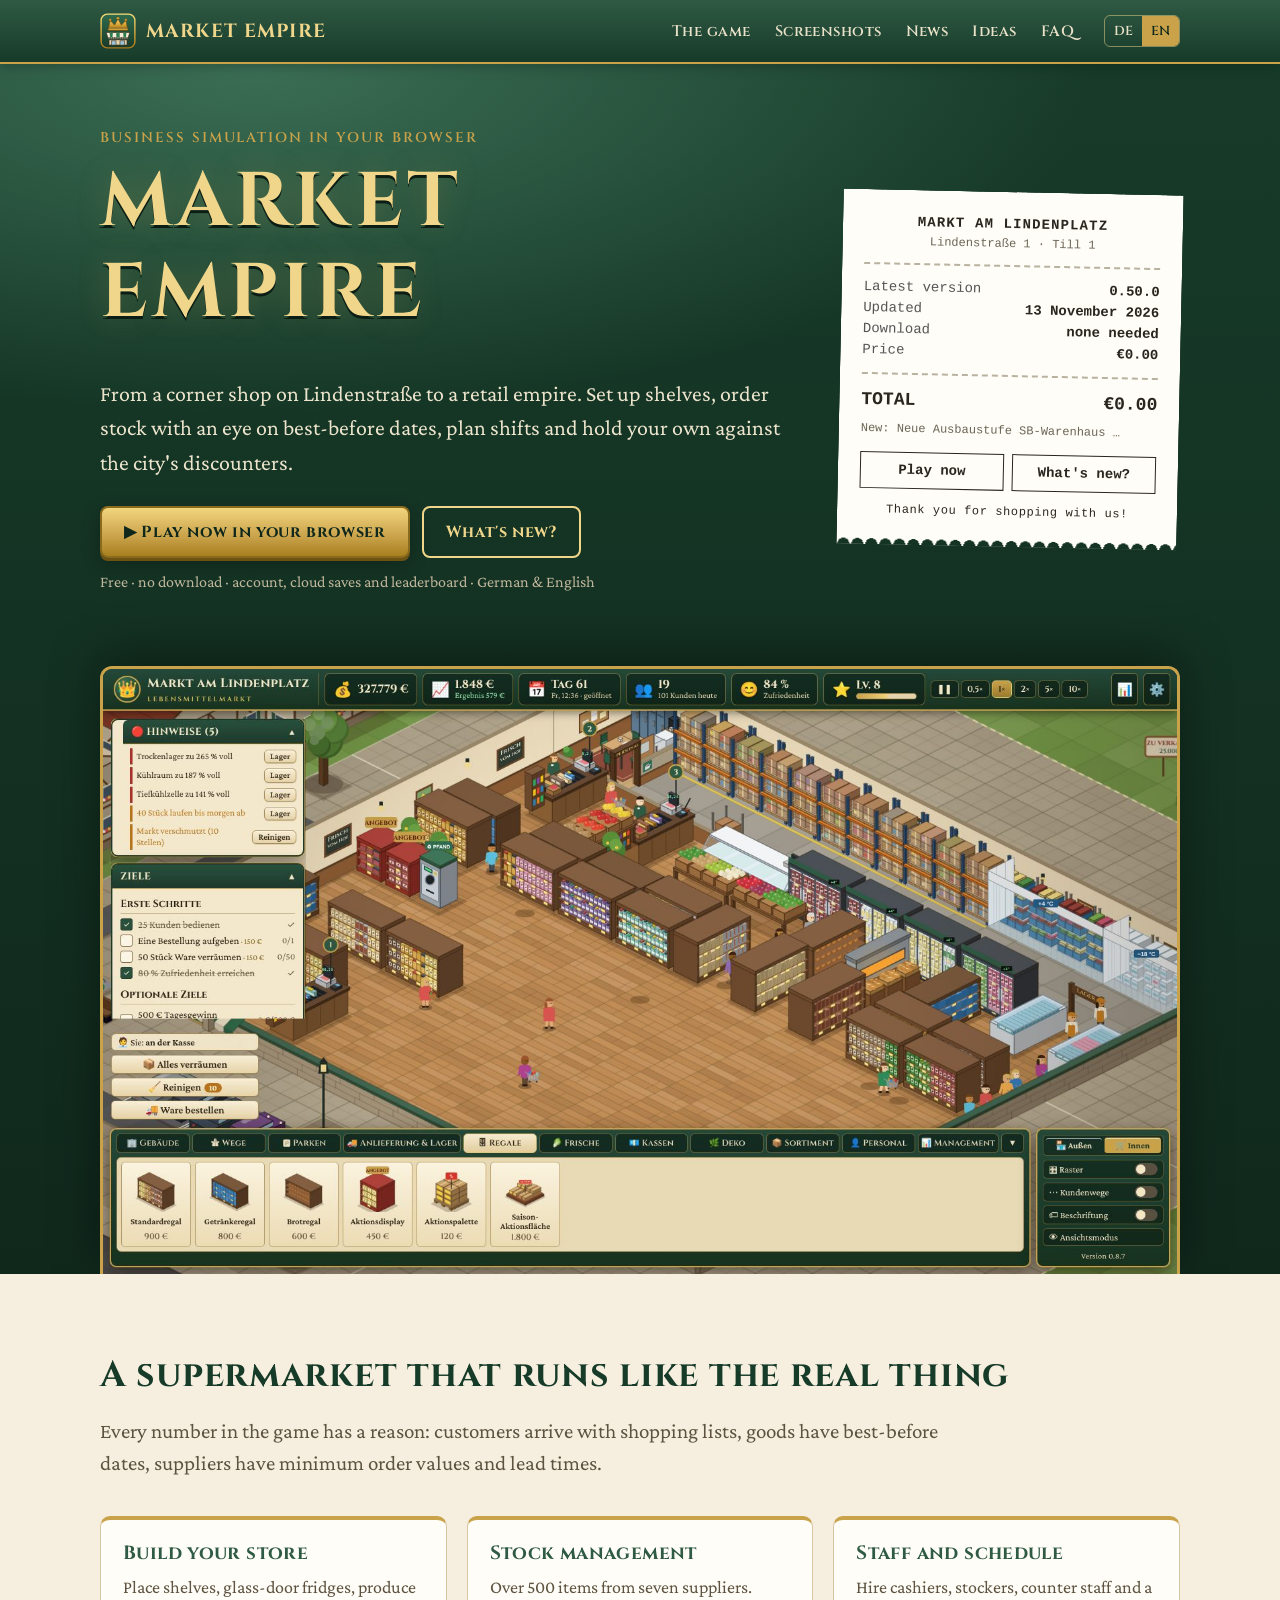
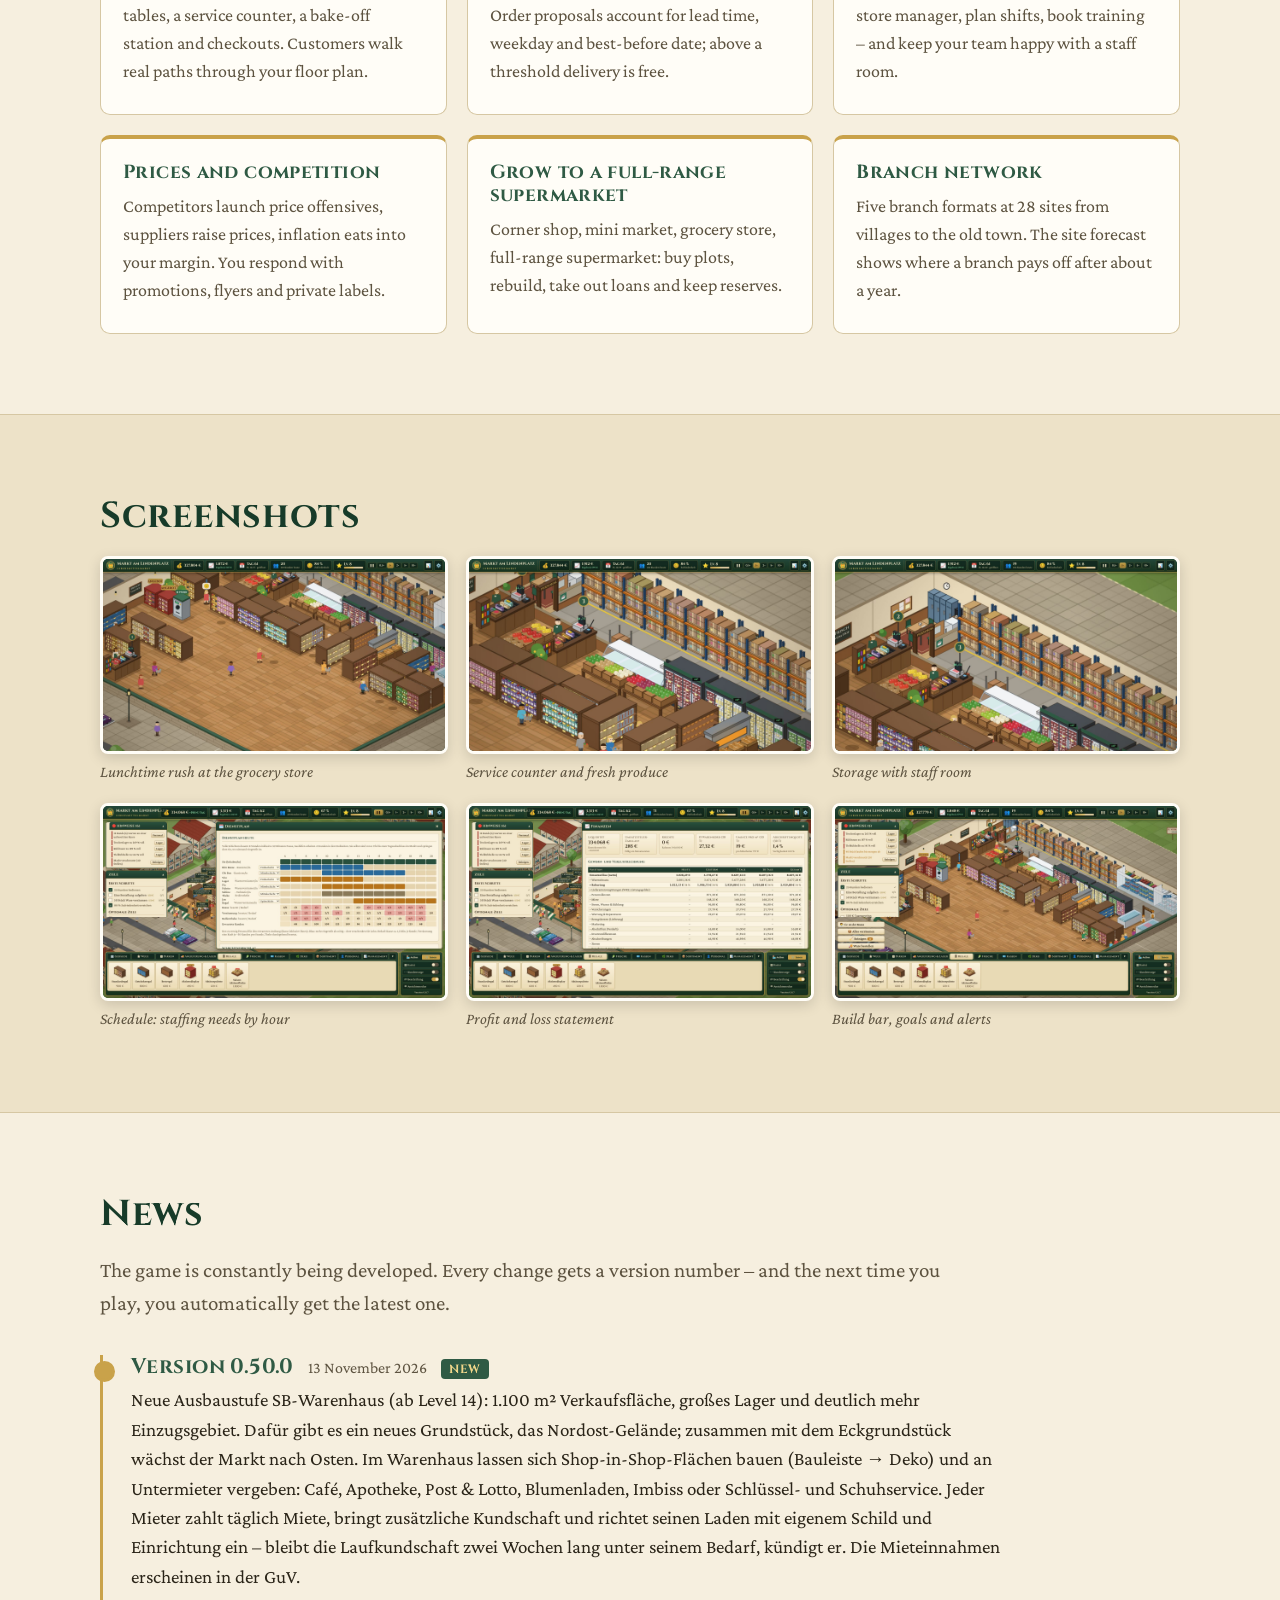
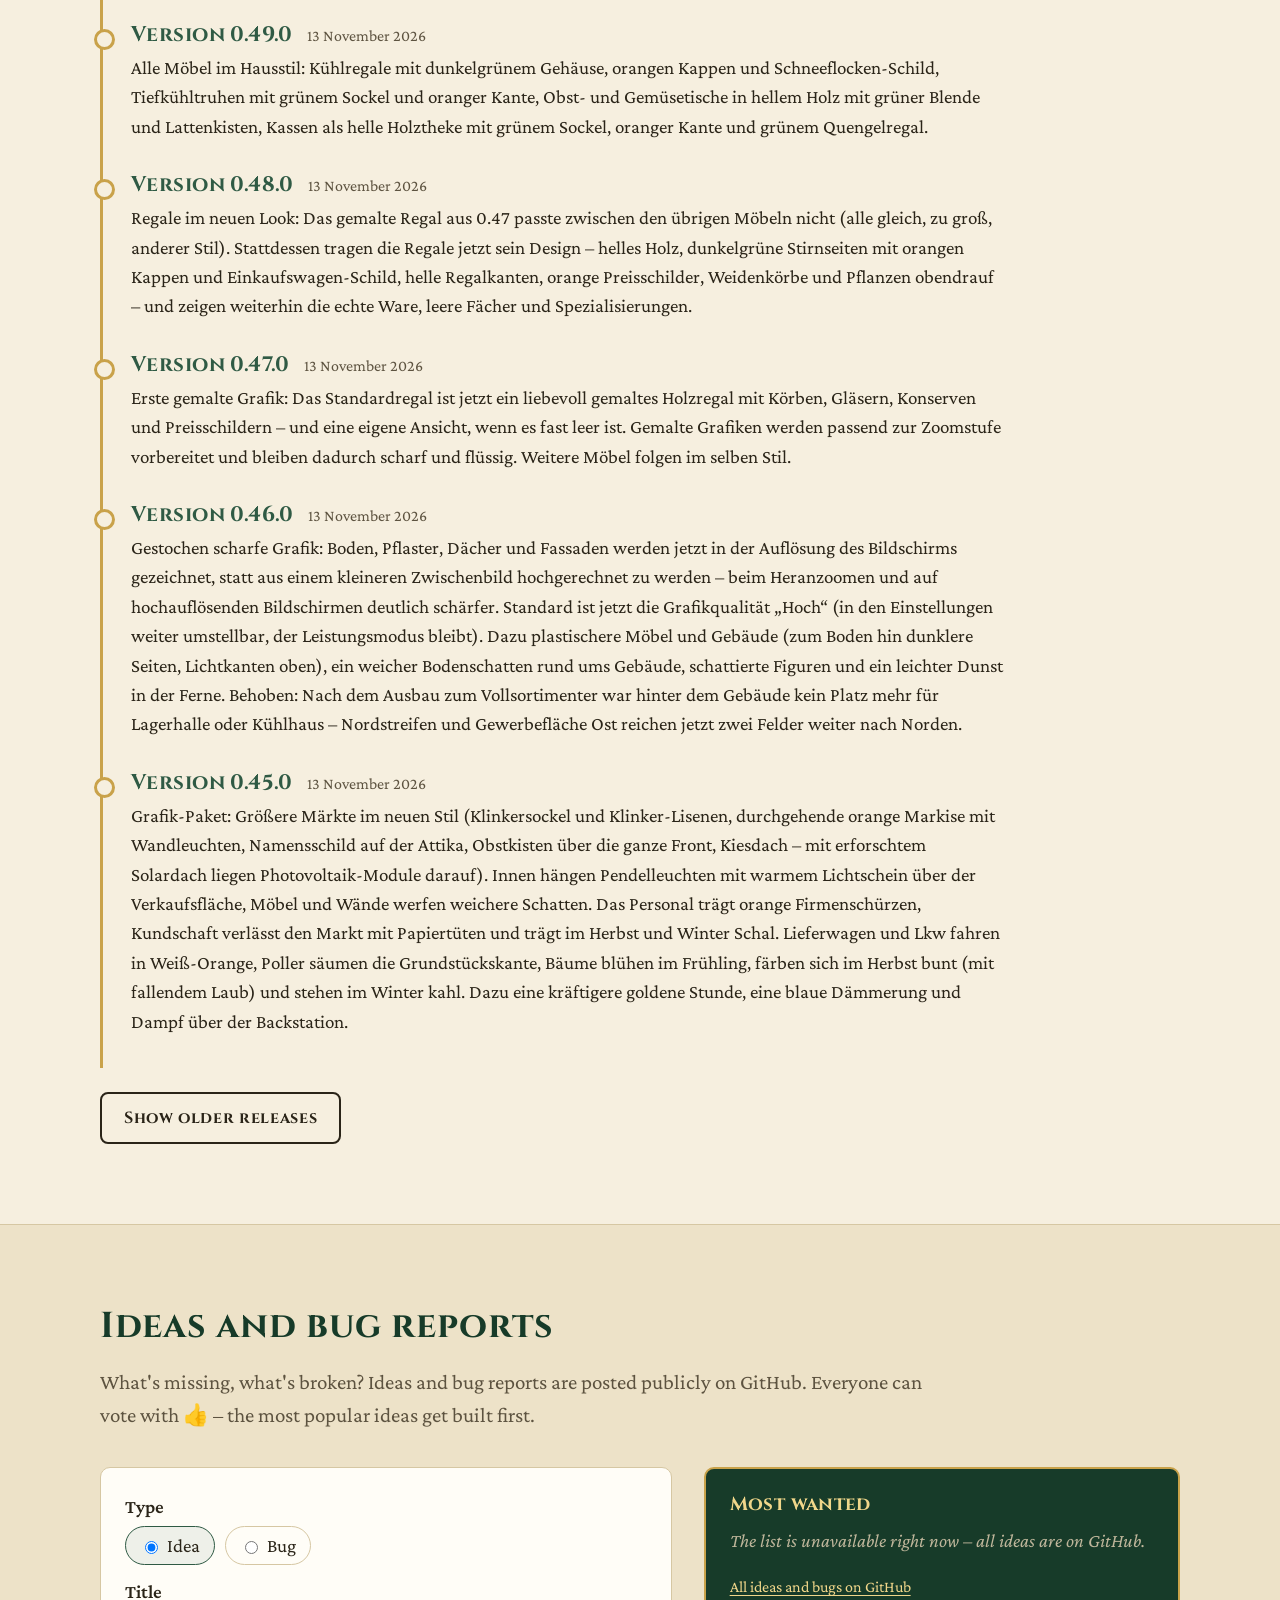
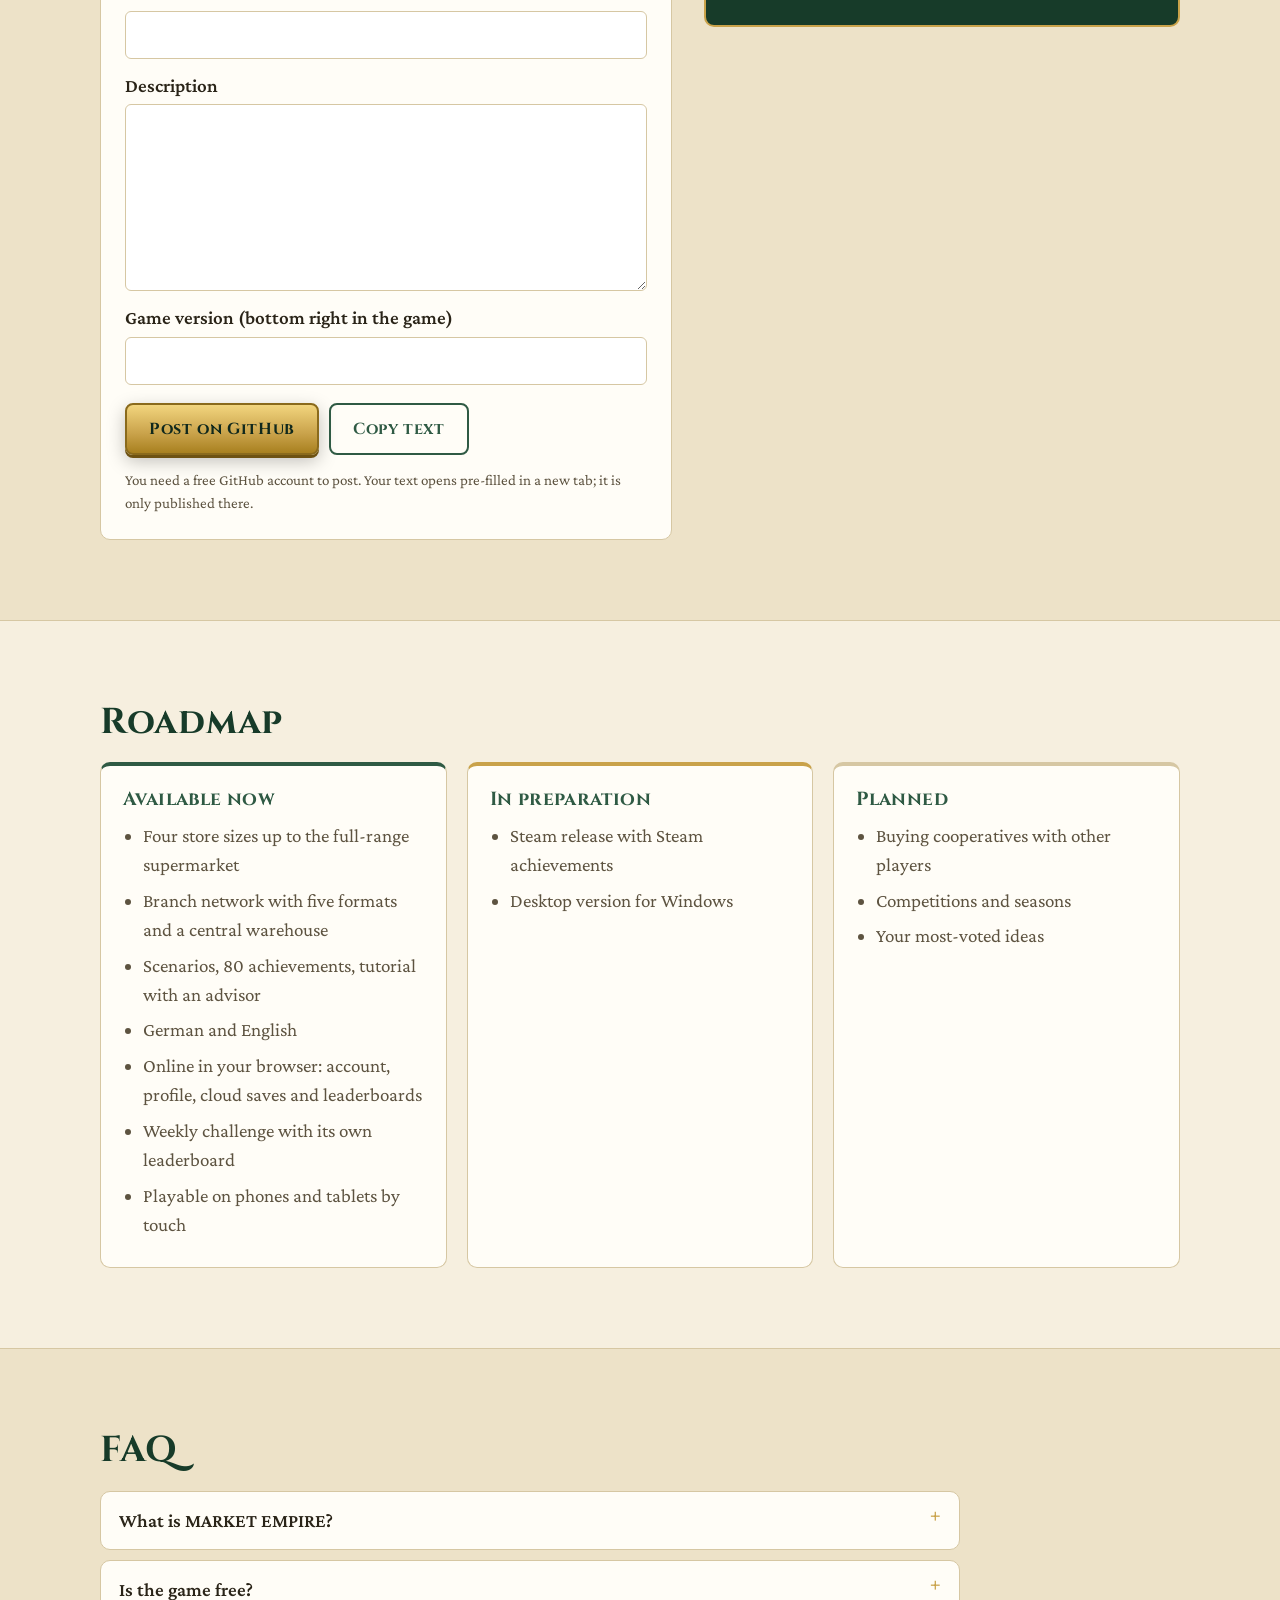
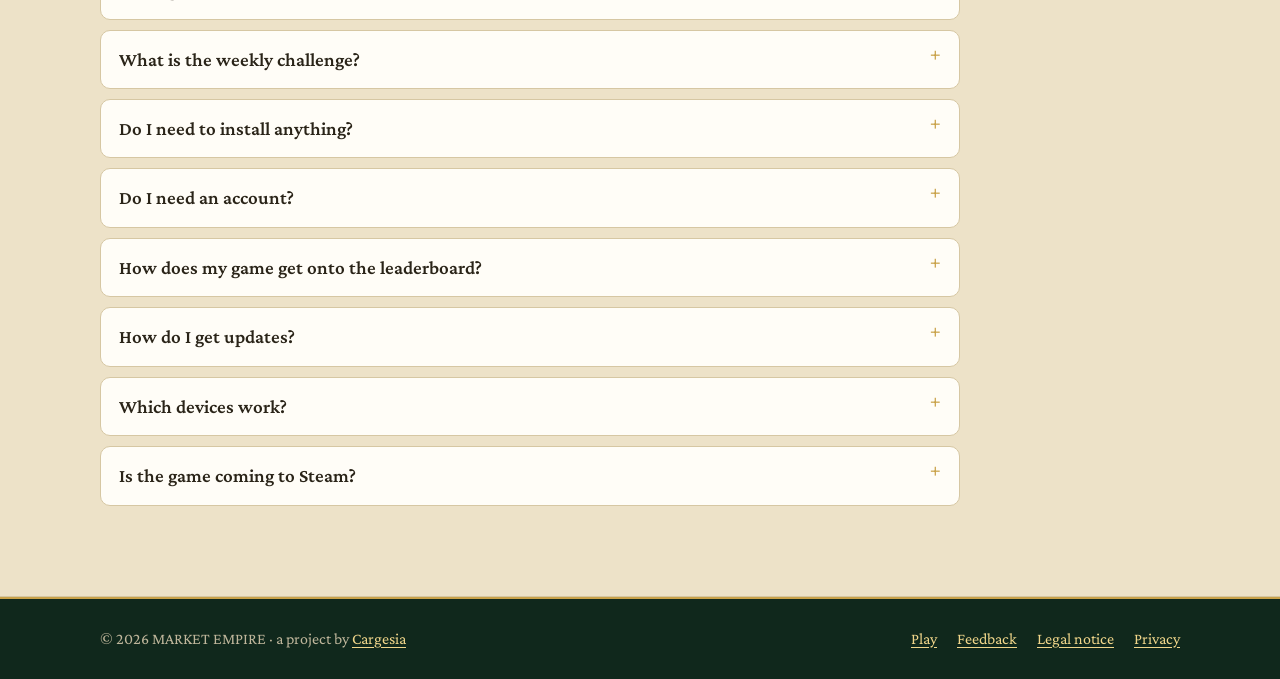
<file: index.html>
<!doctype html>
<html lang="de" data-lang="de">
<head>
<meta charset="utf-8">
<meta name="viewport" content="width=device-width, initial-scale=1, viewport-fit=cover">
<title>MARKET EMPIRE – Supermarkt-Simulation kostenlos im Browser spielen</title>
<meta name="description" content="MARKET EMPIRE ist eine kostenlose Supermarkt-Wirtschaftssimulation im Browser: Laden einrichten, Ware bestellen, Personal planen und vom Nachbarschaftsladen zur Supermarktkette wachsen. Ohne Download, auf Deutsch und Englisch, mit Bestenliste und Wochen-Challenge.">
<meta name="keywords" content="Supermarkt Simulator, Supermarkt Spiel, Wirtschaftssimulation, Tycoon, Browserspiel, Managerspiel, Einzelhandel Simulation, kostenlos, Aufbauspiel">
<meta name="robots" content="index, follow, max-image-preview:large">
<meta name="author" content="Cargesia">
<meta name="theme-color" content="#1f4a36">
<meta name="google-site-verification" content="EEF9jgekMQtsDhGKbaFrIhsSRcCTWhQtlOlE9mn3pO8">
<meta name="msvalidate.01" content="C9621C90A535AD0627130C37EF4FDA98">
<link rel="canonical" href="https://markt.cargesia.com/">
<link rel="alternate" hreflang="de" href="https://markt.cargesia.com/">
<link rel="alternate" hreflang="en" href="https://markt.cargesia.com/">
<link rel="alternate" hreflang="x-default" href="https://markt.cargesia.com/">
<link rel="alternate" type="text/markdown" href="https://markt.cargesia.com/llms.txt" title="MARKET EMPIRE für KI-Assistenten">
<link rel="sitemap" type="application/xml" href="/sitemap.xml">
<meta property="og:type" content="website">
<meta property="og:site_name" content="MARKET EMPIRE">
<meta property="og:locale" content="de_DE">
<meta property="og:locale:alternate" content="en_US">
<meta property="og:url" content="https://markt.cargesia.com/">
<meta property="og:title" content="MARKET EMPIRE – Supermarkt-Simulation kostenlos im Browser">
<meta property="og:description" content="Vom Nachbarschaftsladen zum Handelsimperium: Laden einrichten, Ware bestellen, Personal planen, Filialen eröffnen. Kostenlos, ohne Download.">
<meta property="og:image" content="https://markt.cargesia.com/img/markt-ui.jpg">
<meta property="og:image:width" content="1600">
<meta property="og:image:height" content="900">
<meta property="og:image:alt" content="Isometrische Ansicht eines eingerichteten Supermarkts mit Kunden und Kassen">
<meta name="twitter:card" content="summary_large_image">
<meta name="twitter:title" content="MARKET EMPIRE – Supermarkt-Simulation im Browser">
<meta name="twitter:description" content="Vom Nachbarschaftsladen zum Handelsimperium – kostenlos im Browser spielen.">
<meta name="twitter:image" content="https://markt.cargesia.com/img/markt-ui.jpg">
<link rel="icon" href="img/logo.svg" type="image/svg+xml">
<link rel="apple-touch-icon" href="img/logo.svg">
<!-- seo:jsonld -->
<script type="application/ld+json">[{"@context":"https://schema.org","@type":"VideoGame","@id":"https://markt.cargesia.com/#spiel","name":"MARKET EMPIRE","alternateName":"Market Empire – Supermarkt-Tycoon","description":"Kostenlose Supermarkt-Wirtschaftssimulation im Browser: vom kleinen Nachbarschaftsladen zum Vollsortiment-Supermarkt und zur regionalen Kette. Regale einrichten, Ware mit Blick aufs MHD bestellen, Personal und Schichten planen, Preise gegen Discounter setzen, Filialen eröffnen.","url":"https://markt.cargesia.com/","sameAs":["https://markt.cargesia.com/spielen/"],"genre":["Wirtschaftssimulation","Tycoon","Aufbauspiel","Management"],"gamePlatform":["Webbrowser","PC","Smartphone","Tablet"],"applicationCategory":"GameApplication","operatingSystem":"Webbrowser (Chrome, Edge, Firefox, Safari)","inLanguage":["de","en"],"playMode":"SinglePlayer","isAccessibleForFree":true,"softwareVersion":"0.50.0","dateModified":"2026-11-13","image":"https://markt.cargesia.com/img/markt-ui.jpg","screenshot":["https://markt.cargesia.com/img/markt-ui.jpg","https://markt.cargesia.com/img/innenraum.jpg","https://markt.cargesia.com/img/theke.jpg","https://markt.cargesia.com/img/lager.jpg","https://markt.cargesia.com/img/dienstplan.jpg","https://markt.cargesia.com/img/finanzen.jpg"],"offers":{"@type":"Offer","price":"0","priceCurrency":"EUR","availability":"https://schema.org/InStock","url":"https://markt.cargesia.com/spielen/"},"author":{"@type":"Organization","@id":"https://markt.cargesia.com/#cargesia","name":"Cargesia","url":"https://cargesia.com"},"publisher":{"@type":"Organization","@id":"https://markt.cargesia.com/#cargesia","name":"Cargesia","url":"https://cargesia.com"}},{"@context":"https://schema.org","@type":"WebSite","@id":"https://markt.cargesia.com/#website","name":"MARKET EMPIRE","url":"https://markt.cargesia.com/","inLanguage":"de","publisher":{"@type":"Organization","@id":"https://markt.cargesia.com/#cargesia","name":"Cargesia","url":"https://cargesia.com"}},{"@context":"https://schema.org","@type":"Organization","@id":"https://markt.cargesia.com/#cargesia","name":"Cargesia","url":"https://cargesia.com"},{"@context":"https://schema.org","@type":"FAQPage","mainEntity":[{"@type":"Question","name":"Was ist MARKET EMPIRE?","acceptedAnswer":{"@type":"Answer","text":"MARKET EMPIRE ist eine Supermarkt-Wirtschaftssimulation (Tycoon-Spiel), die kostenlos im Browser läuft. Sie beginnen mit einem kleinen Nachbarschaftsladen, richten Regale und Kassen ein, bestellen Ware bei Lieferanten, stellen Personal ein und bauen den Laden bis zum Vollsortiment-Supermarkt und zur regionalen Kette aus. Entwickelt wird das Spiel von Cargesia."}},{"@type":"Question","name":"Ist das Spiel kostenlos?","acceptedAnswer":{"@type":"Answer","text":"Ja. MARKET EMPIRE ist kostenlos, ohne Werbung und ohne Kaufoptionen im Spiel."}},{"@type":"Question","name":"Was ist die Wochen-Challenge?","acceptedAnswer":{"@type":"Answer","text":"Jeden Montag starten alle Spieler mit derselben Ausgangslage – etwa knappem Startkapital oder einem Discounter nebenan – und haben 28 Spieltage für das beste Betriebsergebnis. Die Ergebnisse stehen in einer eigenen Wochen-Bestenliste. Im Advent wird die Challenge zum Weihnachtsgeschäft."}},{"@type":"Question","name":"Muss ich etwas installieren?","acceptedAnswer":{"@type":"Answer","text":"Nein. MARKET EMPIRE läuft direkt im Browser – einfach auf „Jetzt im Browser spielen“ klicken. Ein aktueller Chrome, Edge, Firefox oder Safari genügt."}},{"@type":"Question","name":"Brauche ich ein Konto?","acceptedAnswer":{"@type":"Answer","text":"Ja, für ein neues Spiel brauchen Sie ein kostenloses Konto – angelegt in einer Minute mit Spielername, Passwort und E-Mail-Adresse. Wir senden Ihnen einen 6-stelligen Code, mit dem Sie bestätigen, dass es Sie wirklich gibt; keine Werbung. Danach werden Ihre Spielstände in der Cloud gesichert, Sie können auf jedem Gerät weiterspielen, haben ein Profil und erscheinen in der Bestenliste."}},{"@type":"Question","name":"Wie kommt mein Spiel in die Bestenliste?","acceptedAnswer":{"@type":"Answer","text":"Melden Sie sich spätestens am 14. Spieltag an – dann zählt das Spiel automatisch. Der Server berechnet die Werte selbst aus Ihrem Cloud-Spielstand; Spiele mit Cheats zählen nicht."}},{"@type":"Question","name":"Wie bekomme ich Updates?","acceptedAnswer":{"@type":"Answer","text":"Automatisch: Beim nächsten Aufruf spielen Sie schon die neueste Version. Was sich geändert hat, steht oben unter „Neuigkeiten“ und im Hauptmenü des Spiels."}},{"@type":"Question","name":"Welche Geräte eignen sich?","acceptedAnswer":{"@type":"Answer","text":"PC, Laptop, Tablet und Handy. Am PC steuern Sie mit Maus und Tastatur, auf Handy und Tablet per Touch: mit einem Finger verschieben, mit zwei Fingern zoomen, Regale per Antippen bauen. In den Einstellungen lässt sich die Grafikqualität reduzieren, falls es ruckelt."}},{"@type":"Question","name":"Kommt das Spiel auf Steam?","acceptedAnswer":{"@type":"Answer","text":"Ja, die Steam-Veröffentlichung ist in Vorbereitung. Sobald die Shopseite steht, finden Sie den Link hier."}}]}]</script>
<!-- /seo:jsonld -->
<link rel="stylesheet" href="style.css">
</head>
<body>
<a class="skip" href="#inhalt"><span lang="de">Zum Inhalt</span><span lang="en">Skip to content</span></a>

<header class="top">
  <div class="wrap top-inner">
    <a class="brand" href="#start" aria-label="MARKET EMPIRE">
      <img src="img/logo.svg" alt="" width="36" height="36">
      <span>MARKET EMPIRE</span>
    </a>
    <nav class="nav" aria-label="Hauptmenü">
      <a href="#spiel"><span lang="de">Das Spiel</span><span lang="en">The game</span></a>
      <a href="#bilder"><span lang="de">Bilder</span><span lang="en">Screenshots</span></a>
      <a href="#neuigkeiten"><span lang="de">Neuigkeiten</span><span lang="en">News</span></a>
      <a href="#vorschlaege"><span lang="de">Vorschläge</span><span lang="en">Ideas</span></a>
      <a href="#faq">FAQ</a>
    </nav>
    <div class="lang" role="group" aria-label="Sprache / Language">
      <button type="button" data-set-lang="de" aria-pressed="true">DE</button>
      <button type="button" data-set-lang="en" aria-pressed="false">EN</button>
    </div>
  </div>
</header>

<div class="announcement" id="announcement" hidden><div class="wrap" id="announcement-text"></div></div>
<main id="inhalt">
  <!-- Start -->
  <section id="start" class="hero">
    <div class="wrap hero-grid">
      <div class="hero-copy">
        <p class="eyebrow"><span lang="de">Wirtschaftssimulation im Browser</span><span lang="en">Business simulation in your browser</span></p>
        <h1>MARKET EMPIRE</h1>
        <p class="lede">
          <span lang="de">Vom Nachbarschaftsladen an der Lindenstraße zum Handelsimperium. Richten Sie Regale ein, bestellen Sie Ware mit Blick aufs MHD, planen Sie Schichten und behaupten Sie sich gegen die Discounter der Stadt.</span>
          <span lang="en">From a corner shop on Lindenstraße to a retail empire. Set up shelves, order stock with an eye on best-before dates, plan shifts and hold your own against the city's discounters.</span>
        </p>
        <div class="cta">
          <a class="btn btn-gold" href="/spielen/" data-online>
            <span lang="de">▶ Jetzt im Browser spielen</span><span lang="en">▶ Play now in your browser</span>
          </a>
          <a class="btn btn-ghost" href="#neuigkeiten"><span lang="de">Was ist neu?</span><span lang="en">What's new?</span></a>
        </div>
        <p class="meta">
          <span lang="de">Kostenlos · ohne Download · Konto, Cloud-Spielstände und Bestenliste · Deutsch &amp; English</span>
          <span lang="en">Free · no download · account, cloud saves and leaderboard · German &amp; English</span>
        </p>
      </div>

      <!-- Kassenbon: neueste Version -->
      <aside class="receipt" aria-labelledby="bon-title">
        <p class="receipt-head" id="bon-title">MARKT AM LINDENPLATZ</p>
        <p class="receipt-sub">Lindenstraße 1 · <span lang="de">Kasse 1</span><span lang="en">Till 1</span></p>
        <div class="receipt-rule" aria-hidden="true"></div>
        <dl class="receipt-lines">
          <div><dt><span lang="de">Neueste Version</span><span lang="en">Latest version</span></dt><dd id="bon-version"><!-- seo:version -->0.50.0<!-- /seo:version --></dd></div>
          <div><dt><span lang="de">Stand</span><span lang="en">Updated</span></dt><dd id="bon-date"><!-- seo:date -->13.11.2026<!-- /seo:date --></dd></div>
          <div><dt><span lang="de">Download</span><span lang="en">Download</span></dt><dd><span lang="de">keiner nötig</span><span lang="en">none needed</span></dd></div>
          <div><dt><span lang="de">Preis</span><span lang="en">Price</span></dt><dd class="price"><span lang="de">0,00 €</span><span lang="en">€0.00</span></dd></div>
        </dl>
        <div class="receipt-rule" aria-hidden="true"></div>
        <p class="receipt-total"><span><span lang="de">SUMME</span><span lang="en">TOTAL</span></span><span class="price"><span lang="de">0,00 €</span><span lang="en">€0.00</span></span></p>
        <p class="receipt-note" id="bon-news"></p>
        <div class="receipt-links">
          <a href="/spielen/" data-online><span lang="de">Jetzt spielen</span><span lang="en">Play now</span></a>
          <a href="#neuigkeiten"><span lang="de">Was ist neu?</span><span lang="en">What's new?</span></a>
        </div>
        <p class="receipt-thanks"><span lang="de">Vielen Dank für Ihren Einkauf!</span><span lang="en">Thank you for shopping with us!</span></p>
      </aside>
    </div>
    <figure class="wrap hero-shot">
      <img src="img/markt-ui.jpg" alt="Isometrische Ansicht eines eingerichteten Lebensmittelmarkts mit Kunden, Kassen und Bauleiste" width="1600" height="900">
    </figure>
  </section>

  <!-- Das Spiel -->
  <section id="spiel" class="band">
    <div class="wrap">
      <h2><span lang="de">Ein Supermarkt, wie er wirklich läuft</span><span lang="en">A supermarket that runs like the real thing</span></h2>
      <p class="section-lede">
        <span lang="de">Jede Zahl im Spiel hat einen Grund: Kunden kommen mit Einkaufszettel, Ware hat ein Mindesthaltbarkeitsdatum, Lieferanten haben Mindestbestellwerte und Lieferzeiten.</span>
        <span lang="en">Every number in the game has a reason: customers arrive with shopping lists, goods have best-before dates, suppliers have minimum order values and lead times.</span>
      </p>
      <ul class="features">
        <li>
          <h3><span lang="de">Markt einrichten</span><span lang="en">Build your store</span></h3>
          <p><span lang="de">Regale, Kühlregale mit Glastüren, Obsttische, Bedientheke, Backstation und Kassen frei platzieren. Kunden laufen ihre Wege durch Ihren Grundriss.</span><span lang="en">Place shelves, glass-door fridges, produce tables, a service counter, a bake-off station and checkouts. Customers walk real paths through your floor plan.</span></p>
        </li>
        <li>
          <h3><span lang="de">Warenwirtschaft</span><span lang="en">Stock management</span></h3>
          <p><span lang="de">Über 500 Artikel bei sieben Lieferanten. Bestellvorschläge rechnen mit Lieferzeit, Wochentag und MHD; ab einer Grenze liefern Lieferanten frei Haus.</span><span lang="en">Over 500 items from seven suppliers. Order proposals account for lead time, weekday and best-before date; above a threshold delivery is free.</span></p>
        </li>
        <li>
          <h3><span lang="de">Personal und Dienstplan</span><span lang="en">Staff and schedule</span></h3>
          <p><span lang="de">Kassierer, Verräumer, Thekenpersonal und Marktleitung einstellen, Schichten planen, Schulungen buchen – und mit einem Personalraum für gute Pausen sorgen.</span><span lang="en">Hire cashiers, stockers, counter staff and a store manager, plan shifts, book training – and keep your team happy with a staff room.</span></p>
        </li>
        <li>
          <h3><span lang="de">Preise und Konkurrenz</span><span lang="en">Prices and competition</span></h3>
          <p><span lang="de">Mitbewerber starten Preisoffensiven, Lieferanten erhöhen Preise, die Inflation frisst an der Spanne. Sie reagieren mit Aktionen, Prospekten und Eigenmarken.</span><span lang="en">Competitors launch price offensives, suppliers raise prices, inflation eats into your margin. You respond with promotions, flyers and private labels.</span></p>
        </li>
        <li>
          <h3><span lang="de">Ausbau bis zum Vollsortimenter</span><span lang="en">Grow to a full-range supermarket</span></h3>
          <p><span lang="de">Nachbarschaftsladen, Mini-Markt, Lebensmittelmarkt, Vollsortiment-Supermarkt: Grundstücke kaufen, umbauen, Kredit aufnehmen und Reserven einplanen.</span><span lang="en">Corner shop, mini market, grocery store, full-range supermarket: buy plots, rebuild, take out loans and keep reserves.</span></p>
        </li>
        <li>
          <h3><span lang="de">Filialnetz</span><span lang="en">Branch network</span></h3>
          <p><span lang="de">Fünf Filialformate an 28 Standorten vom Dorf bis zur Altstadt. Die Standortprognose zeigt, wo sich eine Filiale nach rund einem Jahr bezahlt macht.</span><span lang="en">Five branch formats at 28 sites from villages to the old town. The site forecast shows where a branch pays off after about a year.</span></p>
        </li>
      </ul>
    </div>
  </section>

  <!-- Bilder -->
  <section id="bilder" class="band band-alt">
    <div class="wrap">
      <h2><span lang="de">Bilder aus dem Spiel</span><span lang="en">Screenshots</span></h2>
      <div class="gallery">
        <figure><button type="button" class="shot" data-full="img/innenraum.jpg"><img src="img/innenraum.jpg" alt="Innenansicht mit Regalen, Kühlregalen, Pfandautomat und Kunden" loading="lazy" width="1600" height="900"></button>
          <figcaption><span lang="de">Mittagsbetrieb im Lebensmittelmarkt</span><span lang="en">Lunchtime rush at the grocery store</span></figcaption></figure>
        <figure><button type="button" class="shot" data-full="img/theke.jpg"><img src="img/theke.jpg" alt="Bedientheke mit Fleisch, Wurst und Käse, daneben Obsttische" loading="lazy" width="1600" height="900"></button>
          <figcaption><span lang="de">Bedientheke und Frischeabteilung</span><span lang="en">Service counter and fresh produce</span></figcaption></figure>
        <figure><button type="button" class="shot" data-full="img/lager.jpg"><img src="img/lager.jpg" alt="Lager mit Schwerlastregalen, Paletten und Personalraum" loading="lazy" width="1600" height="900"></button>
          <figcaption><span lang="de">Lager mit Personalraum</span><span lang="en">Storage with staff room</span></figcaption></figure>
        <figure><button type="button" class="shot" data-full="img/dienstplan.jpg"><img src="img/dienstplan.jpg" alt="Dienstplan mit Bedarf und Besetzung je Stunde" loading="lazy" width="1600" height="900"></button>
          <figcaption><span lang="de">Dienstplan: Bedarf je Stunde</span><span lang="en">Schedule: staffing needs by hour</span></figcaption></figure>
        <figure><button type="button" class="shot" data-full="img/finanzen.jpg"><img src="img/finanzen.jpg" alt="Gewinn- und Verlustrechnung im Finanzbereich" loading="lazy" width="1600" height="900"></button>
          <figcaption><span lang="de">Gewinn- und Verlustrechnung</span><span lang="en">Profit and loss statement</span></figcaption></figure>
        <figure><button type="button" class="shot" data-full="img/markt-ui.jpg"><img src="img/markt-ui.jpg" alt="Gesamtansicht des Markts mit Bauleiste und Zielen" loading="lazy" width="1600" height="900"></button>
          <figcaption><span lang="de">Bauleiste, Ziele und Hinweise</span><span lang="en">Build bar, goals and alerts</span></figcaption></figure>
      </div>
    </div>
  </section>

  <!-- Neuigkeiten -->
  <section id="neuigkeiten" class="band">
    <div class="wrap">
      <h2><span lang="de">Neuigkeiten</span><span lang="en">News</span></h2>
      <p class="section-lede">
        <span lang="de">Das Spiel wird laufend weiterentwickelt. Jede Änderung bekommt eine Versionsnummer – und Sie spielen beim nächsten Aufruf automatisch die neueste.</span>
        <span lang="en">The game is constantly being developed. Every change gets a version number – and the next time you play, you automatically get the latest one.</span>
      </p>
      <ol class="releases" id="releases" aria-live="polite">
        <!-- seo:releases --><li class="release latest"><div class="release-head"><h3>Version 0.50.0</h3><span class="release-date">13.11.2026</span></div><p>Neue Ausbaustufe SB-Warenhaus (ab Level 14): 1.100 m² Verkaufsfläche, großes Lager und deutlich mehr Einzugsgebiet. Dafür gibt es ein neues Grundstück, das Nordost-Gelände; zusammen mit dem Eckgrundstück wächst der Markt nach Osten. Im Warenhaus lassen sich Shop-in-Shop-Flächen bauen (Bauleiste → Deko) und an Untermieter vergeben: Café, Apotheke, Post &amp; Lotto, Blumenladen, Imbiss oder Schlüssel- und Schuhservice. Jeder Mieter zahlt täglich Miete, bringt zusätzliche Kundschaft und richtet seinen Laden mit eigenem Schild und Einrichtung ein – bleibt die Laufkundschaft zwei Wochen lang unter seinem Bedarf, kündigt er. Die Mieteinnahmen erscheinen in der GuV.</p></li><li class="release"><div class="release-head"><h3>Version 0.49.0</h3><span class="release-date">13.11.2026</span></div><p>Alle Möbel im Hausstil: Kühlregale mit dunkelgrünem Gehäuse, orangen Kappen und Schneeflocken-Schild, Tiefkühltruhen mit grünem Sockel und oranger Kante, Obst- und Gemüsetische in hellem Holz mit grüner Blende und Lattenkisten, Kassen als helle Holztheke mit grünem Sockel, oranger Kante und grünem Quengelregal.</p></li><li class="release"><div class="release-head"><h3>Version 0.48.0</h3><span class="release-date">13.11.2026</span></div><p>Regale im neuen Look: Das gemalte Regal aus 0.47 passte zwischen den übrigen Möbeln nicht (alle gleich, zu groß, anderer Stil). Stattdessen tragen die Regale jetzt sein Design – helles Holz, dunkelgrüne Stirnseiten mit orangen Kappen und Einkaufswagen-Schild, helle Regalkanten, orange Preisschilder, Weidenkörbe und Pflanzen obendrauf – und zeigen weiterhin die echte Ware, leere Fächer und Spezialisierungen.</p></li><li class="release"><div class="release-head"><h3>Version 0.47.0</h3><span class="release-date">13.11.2026</span></div><p>Erste gemalte Grafik: Das Standardregal ist jetzt ein liebevoll gemaltes Holzregal mit Körben, Gläsern, Konserven und Preisschildern – und eine eigene Ansicht, wenn es fast leer ist. Gemalte Grafiken werden passend zur Zoomstufe vorbereitet und bleiben dadurch scharf und flüssig. Weitere Möbel folgen im selben Stil.</p></li><li class="release"><div class="release-head"><h3>Version 0.46.0</h3><span class="release-date">13.11.2026</span></div><p>Gestochen scharfe Grafik: Boden, Pflaster, Dächer und Fassaden werden jetzt in der Auflösung des Bildschirms gezeichnet, statt aus einem kleineren Zwischenbild hochgerechnet zu werden – beim Heranzoomen und auf hochauflösenden Bildschirmen deutlich schärfer. Standard ist jetzt die Grafikqualität „Hoch“ (in den Einstellungen weiter umstellbar, der Leistungsmodus bleibt). Dazu plastischere Möbel und Gebäude (zum Boden hin dunklere Seiten, Lichtkanten oben), ein weicher Bodenschatten rund ums Gebäude, schattierte Figuren und ein leichter Dunst in der Ferne. Behoben: Nach dem Ausbau zum Vollsortimenter war hinter dem Gebäude kein Platz mehr für Lagerhalle oder Kühlhaus – Nordstreifen und Gewerbefläche Ost reichen jetzt zwei Felder weiter nach Norden.</p></li><!-- /seo:releases -->
      </ol>
      <button type="button" class="btn btn-ghost" id="more-releases" hidden><span lang="de">Ältere Versionen anzeigen</span><span lang="en">Show older releases</span></button>
    </div>
  </section>

  <!-- Vorschläge -->
  <section id="vorschlaege" class="band band-alt">
    <div class="wrap">
      <h2><span lang="de">Vorschläge und Fehlermeldungen</span><span lang="en">Ideas and bug reports</span></h2>
      <p class="section-lede">
        <span lang="de">Was fehlt Ihnen im Spiel, was hakt? Vorschläge und Fehlerberichte landen öffentlich auf GitHub. Dort können alle mit 👍 abstimmen – die beliebtesten Ideen kommen zuerst ins Spiel.</span>
        <span lang="en">What's missing, what's broken? Ideas and bug reports are posted publicly on GitHub. Everyone can vote with 👍 – the most popular ideas get built first.</span>
      </p>
      <div class="ideas">
        <form id="idea-form" class="idea-form" novalidate>
          <fieldset class="kind">
            <legend><span lang="de">Art</span><span lang="en">Type</span></legend>
            <label><input type="radio" name="kind" value="Vorschlag" id="kind-idea" checked> <span lang="de">Vorschlag</span><span lang="en">Idea</span></label>
            <label><input type="radio" name="kind" value="Fehler" id="kind-bug"> <span lang="de">Fehler</span><span lang="en">Bug</span></label>
          </fieldset>
          <label for="idea-title"><span lang="de">Titel</span><span lang="en">Title</span></label>
          <input id="idea-title" name="title" maxlength="120" required autocomplete="off">
          <label for="idea-body"><span lang="de">Beschreibung</span><span lang="en">Description</span></label>
          <textarea id="idea-body" name="body" rows="6" maxlength="4000" required></textarea>
          <label for="idea-version"><span lang="de">Spielversion (steht unten rechts im Spiel)</span><span lang="en">Game version (bottom right in the game)</span></label>
          <input id="idea-version" name="version" maxlength="20" autocomplete="off">
          <p class="form-error" id="idea-error" hidden></p>
          <div class="form-actions">
            <button type="submit" class="btn btn-gold"><span lang="de">Auf GitHub absenden</span><span lang="en">Post on GitHub</span></button>
            <button type="button" class="btn btn-ghost" id="idea-copy"><span lang="de">Text kopieren</span><span lang="en">Copy text</span></button>
          </div>
          <p class="fine">
            <span lang="de">Zum Absenden brauchen Sie ein kostenloses GitHub-Konto. Ihr Text öffnet sich dort vorausgefüllt in einem neuen Tab; erst dort wird er veröffentlicht.</span>
            <span lang="en">You need a free GitHub account to post. Your text opens pre-filled in a new tab; it is only published there.</span>
          </p>
        </form>
        <div class="idea-board">
          <h3><span lang="de">Meistgewünscht</span><span lang="en">Most wanted</span></h3>
          <ol class="idea-list" id="idea-list" aria-live="polite">
            <li class="idea-empty"><span lang="de">Vorschläge werden geladen …</span><span lang="en">Loading ideas …</span></li>
          </ol>
          <a class="board-link" href="https://github.com/achistyle-art/market-empire-releases/issues" rel="noopener"><span lang="de">Alle Vorschläge und Fehler auf GitHub</span><span lang="en">All ideas and bugs on GitHub</span></a>
        </div>
      </div>
    </div>
  </section>

  <!-- Fahrplan -->
  <section id="fahrplan" class="band">
    <div class="wrap">
      <h2><span lang="de">Fahrplan</span><span lang="en">Roadmap</span></h2>
      <div class="roadmap">
        <div class="lane">
          <h3><span lang="de">Jetzt verfügbar</span><span lang="en">Available now</span></h3>
          <ul>
            <li><span lang="de">Vier Ausbaustufen bis zum Vollsortimenter</span><span lang="en">Four store sizes up to the full-range supermarket</span></li>
            <li><span lang="de">Filialnetz mit fünf Formaten und Zentrallager</span><span lang="en">Branch network with five formats and a central warehouse</span></li>
            <li><span lang="de">Szenarien, 80 Erfolge, Tutorial mit Beraterin</span><span lang="en">Scenarios, 80 achievements, tutorial with an advisor</span></li>
            <li><span lang="de">Deutsch und Englisch</span><span lang="en">German and English</span></li>
            <li><span lang="de">Online im Browser: Konto, Profil, Cloud-Spielstände und Bestenlisten</span><span lang="en">Online in your browser: account, profile, cloud saves and leaderboards</span></li>
            <li><span lang="de">Wochen-Challenge mit eigener Bestenliste</span><span lang="en">Weekly challenge with its own leaderboard</span></li>
            <li><span lang="de">Spielbar auf Handy und Tablet per Touch</span><span lang="en">Playable on phones and tablets by touch</span></li>
          </ul>
        </div>
        <div class="lane">
          <h3><span lang="de">In Vorbereitung</span><span lang="en">In preparation</span></h3>
          <ul>
            <li><span lang="de">Veröffentlichung auf Steam mit Steam-Erfolgen</span><span lang="en">Steam release with Steam achievements</span></li>
            <li><span lang="de">Desktop-Version für Windows</span><span lang="en">Desktop version for Windows</span></li>
          </ul>
        </div>
        <div class="lane">
          <h3><span lang="de">Geplant</span><span lang="en">Planned</span></h3>
          <ul>
            <li><span lang="de">Einkaufsgenossenschaften mit anderen Spielern</span><span lang="en">Buying cooperatives with other players</span></li>
            <li><span lang="de">Wettbewerbe und Saisons</span><span lang="en">Competitions and seasons</span></li>
            <li><span lang="de">Ihre Vorschläge mit den meisten Stimmen</span><span lang="en">Your most-voted ideas</span></li>
          </ul>
        </div>
      </div>
    </div>
  </section>

  <!-- FAQ -->
  <section id="faq" class="band band-alt">
    <div class="wrap faq">
      <h2><span lang="de">Häufige Fragen</span><span lang="en">FAQ</span></h2>
      <details>
        <summary><span lang="de">Was ist MARKET EMPIRE?</span><span lang="en">What is MARKET EMPIRE?</span></summary>
        <p><span lang="de">MARKET EMPIRE ist eine Supermarkt-Wirtschaftssimulation (Tycoon-Spiel), die kostenlos im Browser läuft. Sie beginnen mit einem kleinen Nachbarschaftsladen, richten Regale und Kassen ein, bestellen Ware bei Lieferanten, stellen Personal ein und bauen den Laden bis zum Vollsortiment-Supermarkt und zur regionalen Kette aus. Entwickelt wird das Spiel von Cargesia.</span><span lang="en">MARKET EMPIRE is a supermarket business simulation (tycoon game) that runs for free in your browser. You start with a small corner shop, set up shelves and checkouts, order goods from suppliers, hire staff and grow the store into a full-range supermarket and a regional chain. The game is developed by Cargesia.</span></p>
      </details>
      <details>
        <summary><span lang="de">Ist das Spiel kostenlos?</span><span lang="en">Is the game free?</span></summary>
        <p><span lang="de">Ja. MARKET EMPIRE ist kostenlos, ohne Werbung und ohne Kaufoptionen im Spiel.</span><span lang="en">Yes. MARKET EMPIRE is free, without ads and without in-game purchases.</span></p>
      </details>
      <details>
        <summary><span lang="de">Was ist die Wochen-Challenge?</span><span lang="en">What is the weekly challenge?</span></summary>
        <p><span lang="de">Jeden Montag starten alle Spieler mit derselben Ausgangslage – etwa knappem Startkapital oder einem Discounter nebenan – und haben 28 Spieltage für das beste Betriebsergebnis. Die Ergebnisse stehen in einer eigenen Wochen-Bestenliste. Im Advent wird die Challenge zum Weihnachtsgeschäft.</span><span lang="en">Every Monday all players start from the same position – for example tight starting capital or a discounter next door – and have 28 game days for the best operating result. Results appear on a weekly leaderboard. During Advent the challenge becomes a Christmas trade.</span></p>
      </details>
      <details>
        <summary><span lang="de">Muss ich etwas installieren?</span><span lang="en">Do I need to install anything?</span></summary>
        <p><span lang="de">Nein. MARKET EMPIRE läuft direkt im Browser – einfach auf „Jetzt im Browser spielen“ klicken. Ein aktueller Chrome, Edge, Firefox oder Safari genügt.</span><span lang="en">No. MARKET EMPIRE runs right in your browser – just click “Play now in your browser”. A current Chrome, Edge, Firefox or Safari is all you need.</span></p>
      </details>
      <details>
        <summary><span lang="de">Brauche ich ein Konto?</span><span lang="en">Do I need an account?</span></summary>
        <p><span lang="de">Ja, für ein neues Spiel brauchen Sie ein kostenloses Konto – angelegt in einer Minute mit Spielername, Passwort und E-Mail-Adresse. Wir senden Ihnen einen 6-stelligen Code, mit dem Sie bestätigen, dass es Sie wirklich gibt; keine Werbung. Danach werden Ihre Spielstände in der Cloud gesichert, Sie können auf jedem Gerät weiterspielen, haben ein Profil und erscheinen in der Bestenliste.</span><span lang="en">Yes, a new game needs a free account – created in a minute with a player name, password and email address. We send you a 6-digit code to confirm that you are real; no advertising. After that your saves are backed up in the cloud, you can continue on any device, get a profile and appear on the leaderboard.</span></p>
      </details>
      <details>
        <summary><span lang="de">Wie kommt mein Spiel in die Bestenliste?</span><span lang="en">How does my game get onto the leaderboard?</span></summary>
        <p><span lang="de">Melden Sie sich spätestens am 14. Spieltag an – dann zählt das Spiel automatisch. Der Server berechnet die Werte selbst aus Ihrem Cloud-Spielstand; Spiele mit Cheats zählen nicht.</span><span lang="en">Sign in by day 14 at the latest – then the game counts automatically. The server calculates the values itself from your cloud save; games with cheats do not count.</span></p>
      </details>
      <details>
        <summary><span lang="de">Wie bekomme ich Updates?</span><span lang="en">How do I get updates?</span></summary>
        <p><span lang="de">Automatisch: Beim nächsten Aufruf spielen Sie schon die neueste Version. Was sich geändert hat, steht oben unter „Neuigkeiten“ und im Hauptmenü des Spiels.</span><span lang="en">Automatically: the next time you open the game you are already playing the latest version. What has changed is listed above under “News” and in the game's main menu.</span></p>
      </details>
      <details>
        <summary><span lang="de">Welche Geräte eignen sich?</span><span lang="en">Which devices work?</span></summary>
        <p><span lang="de">PC, Laptop, Tablet und Handy. Am PC steuern Sie mit Maus und Tastatur, auf Handy und Tablet per Touch: mit einem Finger verschieben, mit zwei Fingern zoomen, Regale per Antippen bauen. In den Einstellungen lässt sich die Grafikqualität reduzieren, falls es ruckelt.</span><span lang="en">PC, laptop, tablet and phone. On a PC you play with mouse and keyboard, on phones and tablets by touch: drag with one finger, pinch to zoom, tap to build. You can lower the graphics quality in the settings if it stutters.</span></p>
      </details>
      <details>
        <summary><span lang="de">Kommt das Spiel auf Steam?</span><span lang="en">Is the game coming to Steam?</span></summary>
        <p><span lang="de">Ja, die Steam-Veröffentlichung ist in Vorbereitung. Sobald die Shopseite steht, finden Sie den Link hier.</span><span lang="en">Yes, the Steam release is in preparation. As soon as the store page is live, you'll find the link here.</span></p>
      </details>
    </div>
  </section>
</main>

<footer class="foot">
  <div class="wrap foot-inner">
    <p>© 2026 MARKET EMPIRE · <span lang="de">ein Projekt von</span><span lang="en">a project by</span> <a href="https://cargesia.com" rel="noopener">Cargesia</a></p>
    <p class="foot-links">
      <a href="/spielen/" data-online><span lang="de">Spielen</span><span lang="en">Play</span></a>
      <a href="#vorschlaege"><span lang="de">Feedback</span><span lang="en">Feedback</span></a>
      <a href="/impressum" data-online><span lang="de">Impressum</span><span lang="en">Legal notice</span></a>
      <a href="/datenschutz" data-online><span lang="de">Datenschutz</span><span lang="en">Privacy</span></a>
    </p>
  </div>
</footer>

<dialog class="lightbox" id="lightbox" aria-label="Bild">
  <img alt="" id="lightbox-img">
  <button type="button" class="lightbox-close" id="lightbox-close" aria-label="Schließen">×</button>
</dialog>

<script src="app.js"></script>
</body>
</html>
</file>
<file: style.css>
/* MARKET EMPIRE – Website. Farben und Schriften wie im Spiel (Grün, Gold, Pergament). */
@font-face { font-family: 'Cinzel'; font-weight: 600; font-display: swap; src: url(fonts/cinzel-latin-600-normal.woff2) format('woff2'); }
@font-face { font-family: 'Cinzel'; font-weight: 700; font-display: swap; src: url(fonts/cinzel-latin-700-normal.woff2) format('woff2'); }
@font-face { font-family: 'Crimson Pro'; font-weight: 400; font-display: swap; src: url(fonts/crimson-pro-latin-400-normal.woff2) format('woff2'); }
@font-face { font-family: 'Crimson Pro'; font-weight: 600; font-display: swap; src: url(fonts/crimson-pro-latin-600-normal.woff2) format('woff2'); }
@font-face { font-family: 'Crimson Pro'; font-weight: 400; font-style: italic; font-display: swap; src: url(fonts/crimson-pro-latin-400-italic.woff2) format('woff2'); }

:root {
  --green: #2f5a44;
  --green-dark: #173b29;
  --green-deep: #10281c;
  --gold: #c9a24a;
  --gold-light: #f0d68a;
  --parchment: #f6efdf;
  --parchment-2: #ede2c8;
  --ink: #2a2418;
  --ink-soft: #5d5340;
  --line: #d6c7a3;
  --paper: #fffdf7;
  --red: #9b3226;
  --radius: 10px;
  --wrap: 1120px;
  --display: 'Cinzel', 'Trajan Pro', Georgia, serif;
  --text: 'Crimson Pro', Georgia, 'Times New Roman', serif;
  --mono: ui-monospace, 'Cascadia Mono', Consolas, monospace;
}

* { box-sizing: border-box; }
html { scroll-behavior: smooth; scroll-padding-top: 76px; -webkit-text-size-adjust: 100%; }
@media (prefers-reduced-motion: reduce) { html { scroll-behavior: auto; } }
body { margin: 0; background: var(--parchment); color: var(--ink); font: 400 19px/1.55 var(--text); }
img { max-width: 100%; height: auto; display: block; }
a { color: var(--green); text-underline-offset: 3px; }
a:hover { color: var(--green-dark); }
h1, h2, h3 { font-family: var(--display); font-weight: 700; line-height: 1.2; letter-spacing: .02em; margin: 0 0 .5em; }
h2 { font-size: clamp(26px, 3.4vw, 36px); color: var(--green-dark); }
h3 { font-size: 19px; color: var(--green); }
p { margin: 0 0 1em; }
:focus-visible { outline: 3px solid var(--gold); outline-offset: 2px; }

/* Sprachumschaltung: html[data-lang] blendet die andere Sprache aus */
html[data-lang="de"] [lang="en"], html[data-lang="en"] [lang="de"] { display: none !important; }

.wrap { max-width: var(--wrap); margin: 0 auto; padding: 0 20px; }
.skip { position: absolute; left: -9999px; top: 0; background: var(--gold); color: var(--ink); padding: 8px 14px; z-index: 100; }
.skip:focus { left: 8px; top: 8px; }

/* Kopfzeile */
.top { position: sticky; top: 0; z-index: 50; background: linear-gradient(var(--green), var(--green-dark)); border-bottom: 2px solid var(--gold); box-shadow: 0 2px 12px rgba(0,0,0,.25); }
.top-inner { display: flex; align-items: center; gap: 20px; height: 62px; }
.brand { display: flex; align-items: center; gap: 10px; color: var(--gold-light); text-decoration: none; font: 700 19px var(--display); letter-spacing: .06em; white-space: nowrap; }
.brand:hover { color: #fff; }
.nav { display: flex; gap: 4px; margin-left: auto; overflow-x: auto; scrollbar-width: none; }
.nav::-webkit-scrollbar { display: none; }
.nav a { color: #e9e1c8; text-decoration: none; font: 600 15px var(--display); letter-spacing: .03em; padding: 8px 10px; border-radius: 6px; white-space: nowrap; }
.nav a:hover { background: rgba(255,255,255,.08); color: #fff; }
.lang { display: flex; border: 1px solid rgba(240,214,138,.5); border-radius: 6px; overflow: hidden; flex: none; }
.lang button { background: none; border: 0; color: #e9e1c8; font: 600 13px var(--display); padding: 6px 9px; cursor: pointer; }
.lang button[aria-pressed="true"] { background: var(--gold); color: var(--green-deep); }

/* Start */
.hero { background: radial-gradient(1200px 500px at 20% 0, #3b6e55, transparent 70%), linear-gradient(var(--green-dark), var(--green-deep)); color: #f3ecd8; padding: 64px 0 0; overflow: hidden; }
.hero-grid { display: grid; grid-template-columns: 1fr 340px; gap: 48px; align-items: center; }
.eyebrow { font: 600 14px var(--display); letter-spacing: .14em; text-transform: uppercase; color: var(--gold); margin-bottom: 10px; }
.hero h1 { font-size: clamp(40px, 7vw, 76px); color: var(--gold-light); text-shadow: 0 3px 0 #0b1d14, 0 0 30px rgba(201,162,74,.25); letter-spacing: .05em; }
.lede { font-size: 22px; max-width: 34em; color: #ece4cc; }
.cta { display: flex; flex-wrap: wrap; gap: 12px; margin: 26px 0 12px; }
.meta { font-size: 16px; color: #bfb69b; }

.btn { display: inline-flex; align-items: center; justify-content: center; gap: 8px; font: 700 16px var(--display); letter-spacing: .04em; padding: 13px 22px; border-radius: 8px; text-decoration: none; cursor: pointer; border: 2px solid transparent; transition: transform .1s, filter .1s; }
.btn:active { transform: translateY(1px); }
.btn-gold { background: linear-gradient(#f2d57e, #c9a24a 60%, #a8801f); color: var(--green-deep); border-color: #8a6a1c; box-shadow: 0 3px 0 #6e5212, 0 6px 18px rgba(0,0,0,.25); }
.btn-gold:hover { filter: brightness(1.06); color: var(--green-deep); }
.btn-ghost { background: transparent; color: inherit; border-color: currentColor; }
.hero .btn-ghost { color: var(--gold-light); }
.btn-ghost:hover { background: rgba(201,162,74,.12); }

/* Kassenbon */
.receipt { background: var(--paper); color: #29261f; font: 14px/1.5 var(--mono); padding: 22px 22px 26px; transform: rotate(1.2deg); box-shadow: 0 18px 40px rgba(0,0,0,.4);
  -webkit-mask: radial-gradient(circle 6px at 50% 100%, transparent 98%, #000) 0 0 / 14px 100% repeat-x;
          mask: radial-gradient(circle 6px at 50% 100%, transparent 98%, #000) 0 0 / 14px 100% repeat-x; }
.receipt p { margin: 0; }
.receipt-head { text-align: center; font-weight: 700; letter-spacing: .08em; }
.receipt-sub { text-align: center; color: #6b6556; font-size: 12px; }
.receipt-rule { border-top: 2px dashed #b9b2a0; margin: 12px 0; }
.receipt-lines { margin: 0; }
.receipt-lines div { display: flex; justify-content: space-between; gap: 10px; }
.receipt-lines dt { color: #555; }
.receipt-lines dd { margin: 0; font-weight: 700; text-align: right; }
.receipt-total { display: flex; justify-content: space-between; font-weight: 700; font-size: 18px; }
.receipt-note { font-size: 12px; color: #6b6556; margin-top: 6px !important; }
.receipt-links { display: flex; gap: 8px; margin: 14px 0 12px; }
.receipt-links a { flex: 1; text-align: center; border: 1.5px solid #29261f; color: #29261f; text-decoration: none; padding: 7px 4px; font-weight: 700; }
.receipt-links a:hover { background: #29261f; color: var(--paper); }
.receipt-thanks { text-align: center; font-size: 12px; letter-spacing: .05em; }

.hero-shot { margin: 56px auto 0; padding-bottom: 0; }
.hero-shot img { border-radius: 12px 12px 0 0; border: 3px solid var(--gold); border-bottom: 0; box-shadow: 0 -10px 50px rgba(0,0,0,.4); }

/* Abschnitte */
.band { padding: 80px 0; }
.band-alt { background: var(--parchment-2); border-top: 1px solid var(--line); border-bottom: 1px solid var(--line); }
.section-lede { font-size: 21px; color: var(--ink-soft); max-width: 40em; margin-bottom: 36px; }

.features { list-style: none; padding: 0; margin: 0; display: grid; grid-template-columns: repeat(3, 1fr); gap: 20px; }
.features li { background: var(--paper); border: 1px solid var(--line); border-top: 4px solid var(--gold); border-radius: var(--radius); padding: 22px 22px 10px; }
.features p { color: var(--ink-soft); font-size: 18px; }

.gallery { display: grid; grid-template-columns: repeat(3, 1fr); gap: 18px; }
.gallery figure { margin: 0; }
.shot { display: block; padding: 0; border: 3px solid var(--paper); border-radius: 8px; overflow: hidden; cursor: zoom-in; background: var(--green-dark); box-shadow: 0 4px 14px rgba(0,0,0,.15); width: 100%; }
.shot img { transition: transform .3s; aspect-ratio: 16 / 9; object-fit: cover; }
.shot:hover img { transform: scale(1.04); }
.gallery figcaption { font-size: 16px; color: var(--ink-soft); margin-top: 6px; font-style: italic; }

.lightbox { padding: 0; border: 3px solid var(--gold); border-radius: 8px; background: #000; max-width: min(1600px, 94vw); }
.lightbox::backdrop { background: rgba(8,18,12,.88); }
.lightbox img { max-height: 88vh; width: auto; }
.lightbox-close { position: absolute; top: 6px; right: 8px; width: 40px; height: 40px; font-size: 28px; line-height: 1; border-radius: 50%; border: 0; background: rgba(0,0,0,.6); color: #fff; cursor: pointer; }

/* Versionen */
.releases { list-style: none; margin: 0 0 24px; padding: 0; border-left: 3px solid var(--gold); }
.release { position: relative; padding: 0 0 26px 28px; }
.release::before { content: ''; position: absolute; left: -9px; top: 6px; width: 15px; height: 15px; border-radius: 50%; background: var(--parchment); border: 3px solid var(--gold); }
.release.latest::before { background: var(--gold); }
.release-head { display: flex; flex-wrap: wrap; align-items: baseline; gap: 4px 14px; margin-bottom: 4px; }
.release-head h3 { margin: 0; font-size: 21px; }
.release-date { color: var(--ink-soft); font-size: 16px; }
.badge { font: 700 12px var(--display); letter-spacing: .06em; background: var(--green); color: var(--gold-light); padding: 2px 8px; border-radius: 4px; }
.release p { margin: 0 0 6px; max-width: 46em; }
.release ul { margin: 4px 0 6px; padding-left: 20px; max-width: 46em; }
.release-dl { display: flex; flex-wrap: wrap; gap: 14px; font-size: 16px; }
.release-empty, .idea-empty { color: var(--ink-soft); font-style: italic; padding-left: 28px; list-style: none; }

/* Vorschläge */
.ideas { display: grid; grid-template-columns: 1.2fr 1fr; gap: 32px; align-items: start; }
.idea-form { background: var(--paper); border: 1px solid var(--line); border-radius: var(--radius); padding: 24px; display: flex; flex-direction: column; }
.idea-form label { font-weight: 600; margin: 12px 0 4px; }
.idea-form input:not([type=radio]), .idea-form textarea { font: inherit; font-size: 18px; padding: 9px 12px; border: 1.5px solid var(--line); border-radius: 6px; background: #fff; color: var(--ink); width: 100%; }
.idea-form input:focus, .idea-form textarea:focus { border-color: var(--green); outline: none; box-shadow: 0 0 0 3px rgba(47,90,68,.18); }
.idea-form textarea { resize: vertical; min-height: 140px; }
.kind { border: 0; padding: 0; margin: 0; display: flex; gap: 10px; flex-wrap: wrap; }
.kind legend { font-weight: 600; margin-bottom: 4px; padding: 0; }
.kind label { margin: 0; font-weight: 400; display: flex; align-items: center; gap: 6px; border: 1.5px solid var(--line); border-radius: 20px; padding: 4px 14px; cursor: pointer; }
.kind label:has(input:checked) { border-color: var(--green); background: rgba(47,90,68,.08); }
.form-error { color: var(--red); margin: 10px 0 0; font-weight: 600; }
.form-actions { display: flex; flex-wrap: wrap; gap: 10px; margin-top: 18px; }
.idea-form .btn-ghost { color: var(--green); }
.fine { font-size: 15px; color: var(--ink-soft); margin: 14px 0 0; }

.idea-board { background: var(--green-dark); color: #ece4cc; border-radius: var(--radius); padding: 24px; border: 2px solid var(--gold); }
.idea-board h3 { color: var(--gold-light); }
.idea-list { list-style: none; padding: 0; margin: 0 0 16px; counter-reset: idea; }
.idea-list li:not(.idea-empty) { display: flex; gap: 12px; align-items: flex-start; padding: 10px 0; border-bottom: 1px solid rgba(240,214,138,.18); }
.idea-list .idea-empty { padding-left: 0; color: #bfb69b; }
.votes { flex: none; min-width: 52px; text-align: center; font: 700 15px var(--display); background: rgba(240,214,138,.12); border: 1px solid rgba(240,214,138,.4); color: var(--gold-light); border-radius: 6px; padding: 4px 6px; }
.idea-list a { color: #f3ecd8; text-decoration: none; }
.idea-list a:hover { text-decoration: underline; }
.idea-list .idea-meta { display: block; font-size: 14px; color: #bfb69b; }
.board-link { color: var(--gold-light); font-size: 16px; }
.board-link:hover { color: #fff; }

/* Fahrplan */
.roadmap { display: grid; grid-template-columns: repeat(3, 1fr); gap: 20px; }
.lane { background: var(--paper); border: 1px solid var(--line); border-radius: var(--radius); padding: 22px; }
.lane:nth-child(1) { border-top: 4px solid var(--green); }
.lane:nth-child(2) { border-top: 4px solid var(--gold); }
.lane:nth-child(3) { border-top: 4px solid var(--line); }
.lane ul { margin: 0; padding-left: 20px; color: var(--ink-soft); }
.lane li { margin-bottom: 6px; }

/* FAQ */
.faq details { max-width: 860px; background: var(--paper); border: 1px solid var(--line); border-radius: var(--radius); margin-bottom: 10px; }
.faq summary { cursor: pointer; padding: 14px 18px; font-weight: 600; list-style: none; display: flex; justify-content: space-between; gap: 12px; }
.faq summary::-webkit-details-marker { display: none; }
.faq summary::after { content: '+'; font: 700 22px/1 var(--display); color: var(--gold); flex: none; }
.faq details[open] summary::after { content: '–'; }
.faq details p { padding: 0 18px 14px; margin: 0; color: var(--ink-soft); }

/* Fußzeile */
.foot { background: var(--green-deep); color: #bfb69b; padding: 28px 0; font-size: 16px; border-top: 2px solid var(--gold); }
.foot-inner { display: flex; flex-wrap: wrap; justify-content: space-between; gap: 10px 24px; }
.foot p { margin: 0; }
.foot-links { display: flex; flex-wrap: wrap; gap: 8px 20px; }
.foot a { color: var(--gold-light); }

/* Rechtstexte */
.legal { max-width: 820px; padding: 56px 20px 80px; }
.legal h2 { margin-top: 1.4em; font-size: 24px; }
.legal .todo { background: #fff4d6; border: 1px dashed var(--gold); padding: 2px 6px; border-radius: 4px; font-family: var(--mono); font-size: 15px; }

/* Schmale Bildschirme */
@media (max-width: 900px) {
  .hero-grid, .ideas { grid-template-columns: 1fr; }
  .receipt { max-width: 360px; transform: none; }
  .features, .gallery, .roadmap { grid-template-columns: repeat(2, 1fr); }
}
@media (max-width: 640px) {
  body { font-size: 18px; }
  .wrap { padding: 0 16px; }
  .top-inner { gap: 10px; }
  .brand span { display: none; }
  .nav a { font-size: 13px; padding: 8px 6px; }
  .hero { padding-top: 40px; }
  .lede, .section-lede { font-size: 19px; }
  .band { padding: 56px 0; }
  .features, .gallery, .roadmap { grid-template-columns: 1fr; }
  .cta .btn { width: 100%; }
}

/* Ankündigung aus dem Admin-Bereich */
.announcement { background: var(--gold); color: var(--green-deep); font-weight: 600; padding: 10px 0; text-align: center; border-bottom: 1px solid #8a6a1c; }
.legal .muted { color: var(--ink-soft); font-size: 15px; margin-top: 2em; }
</file>
